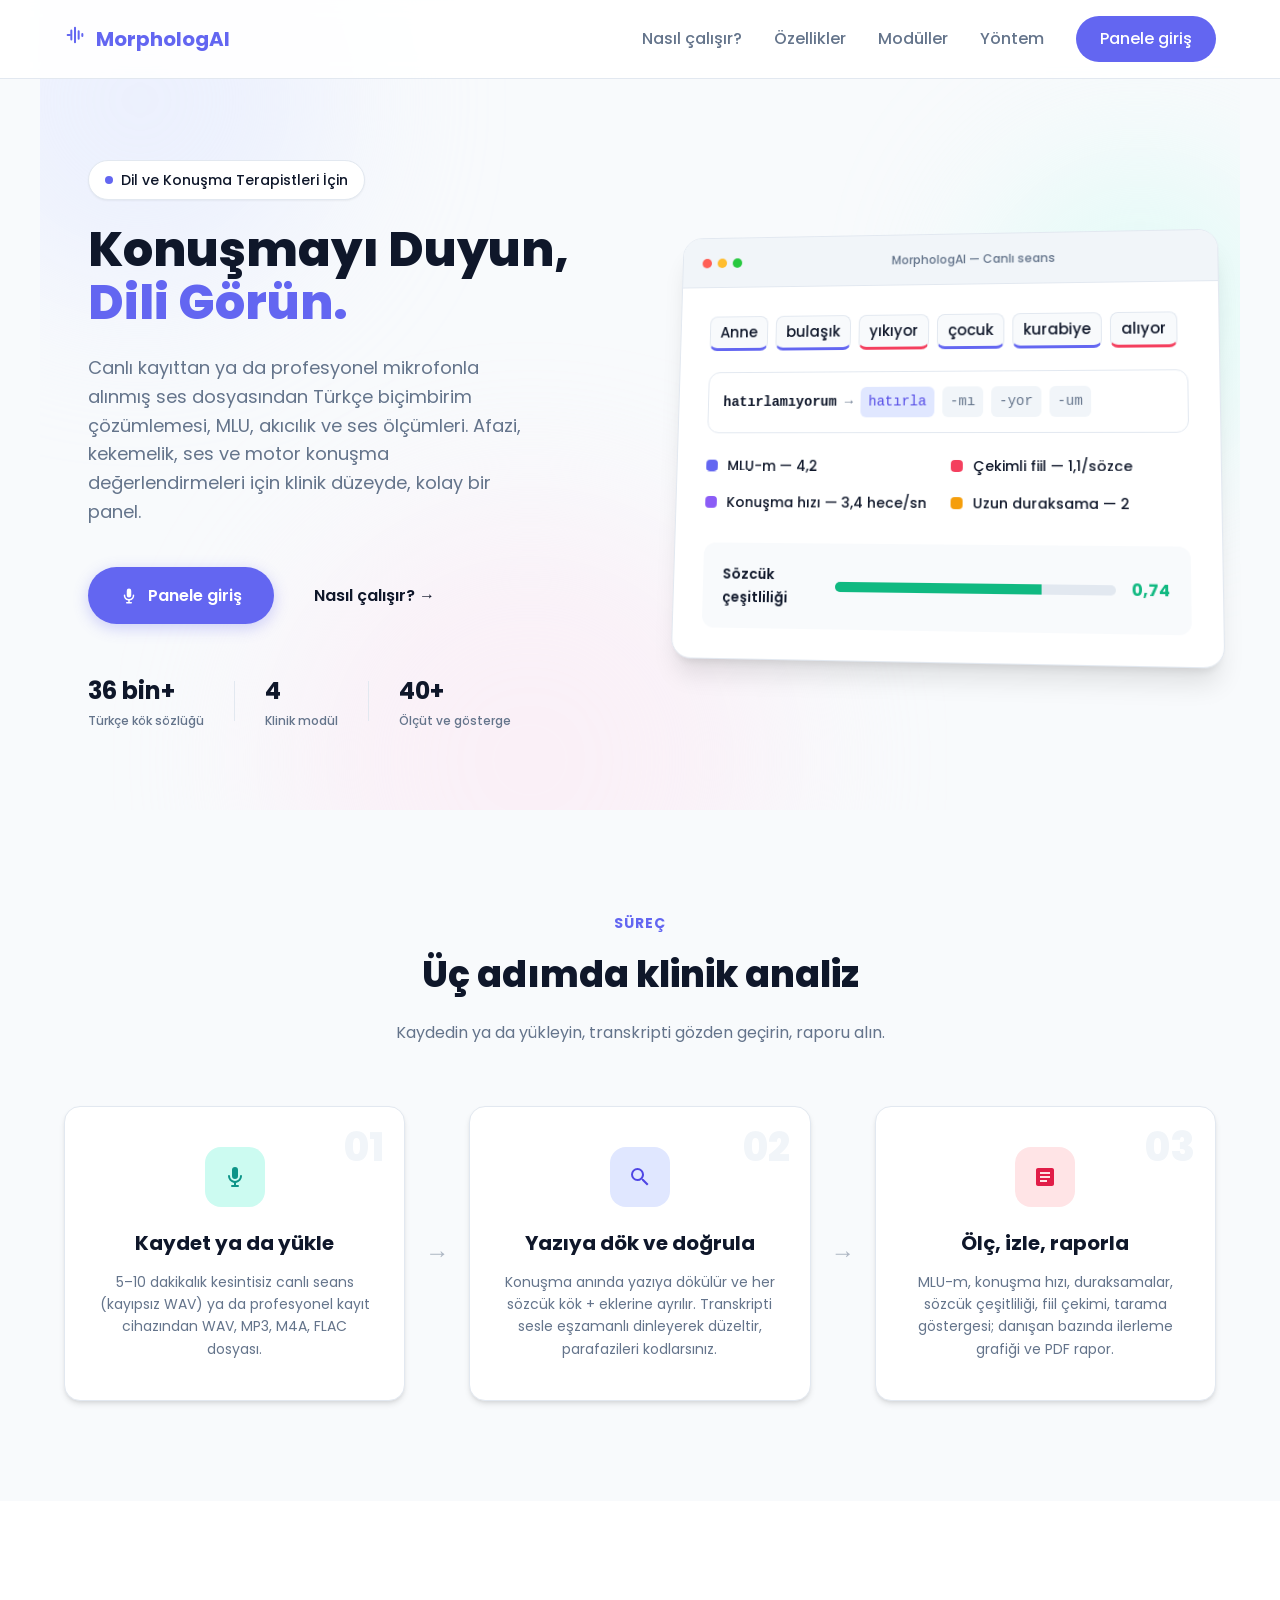
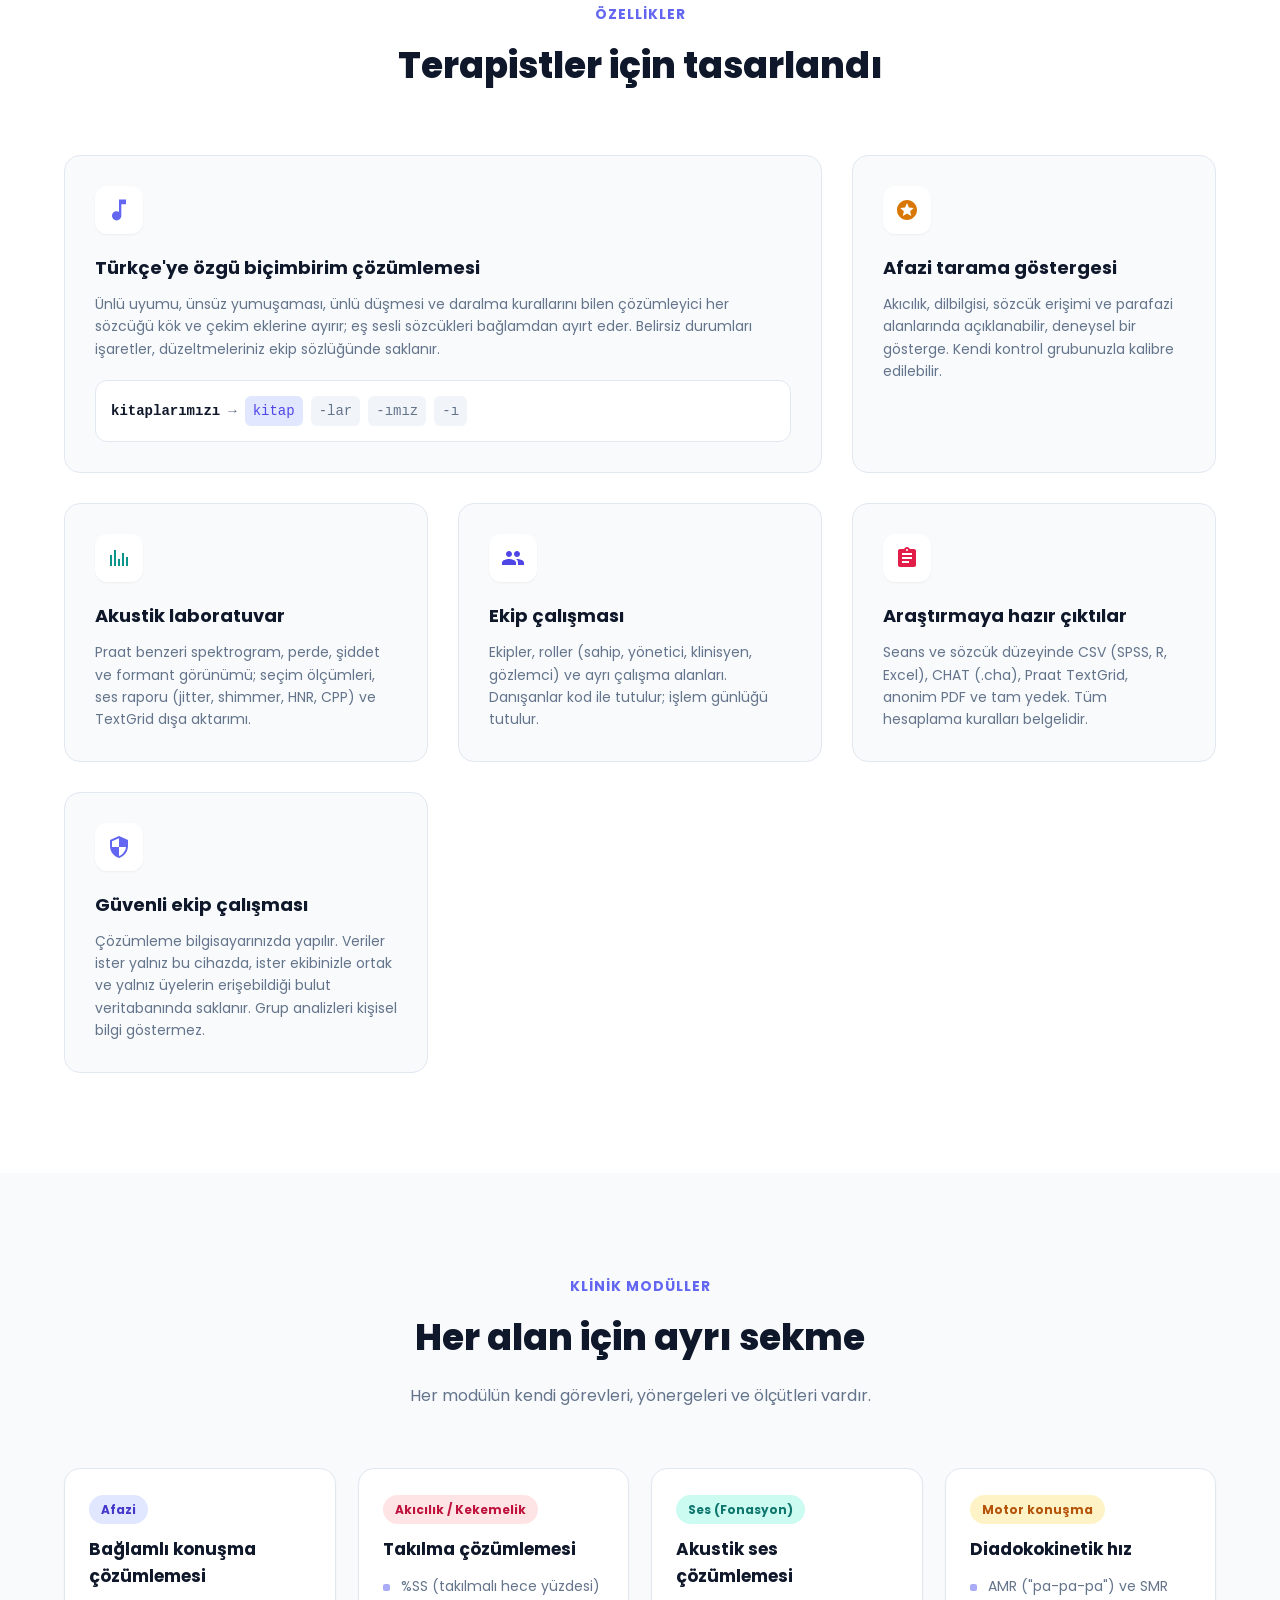
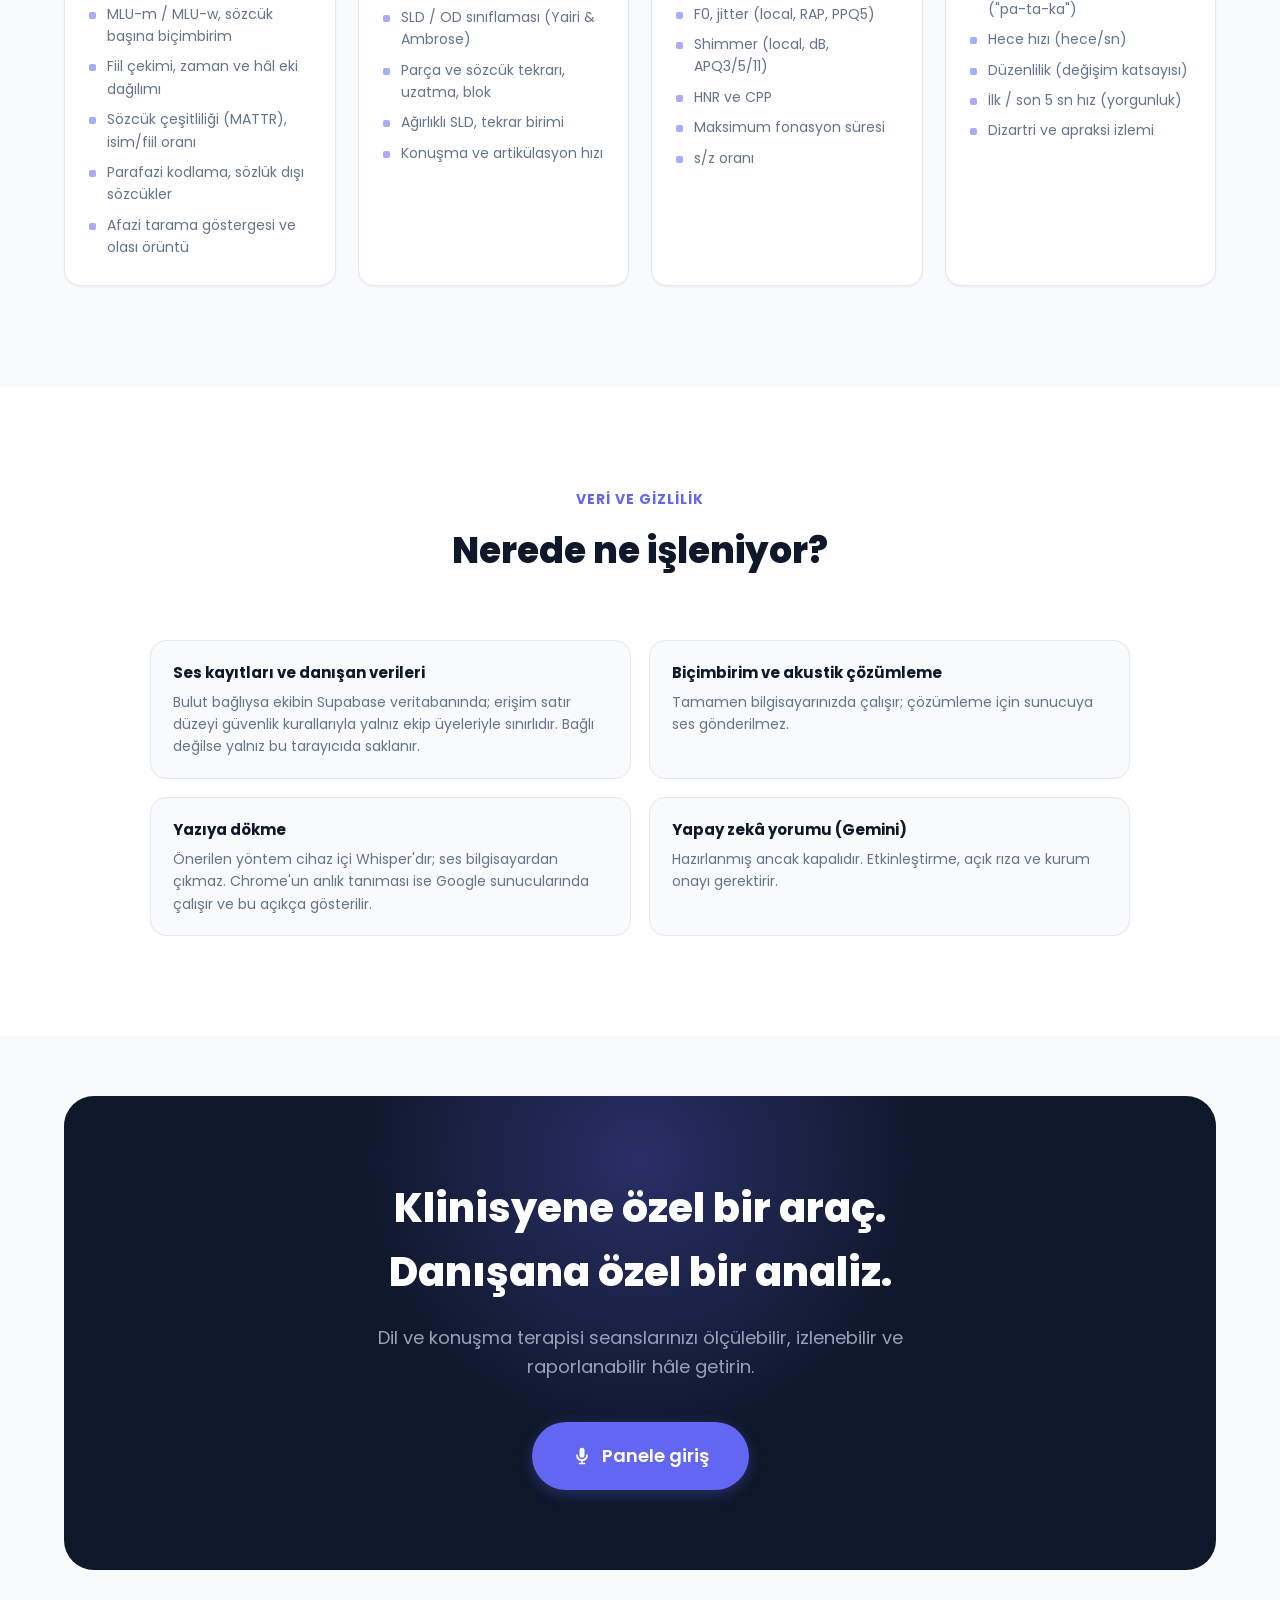
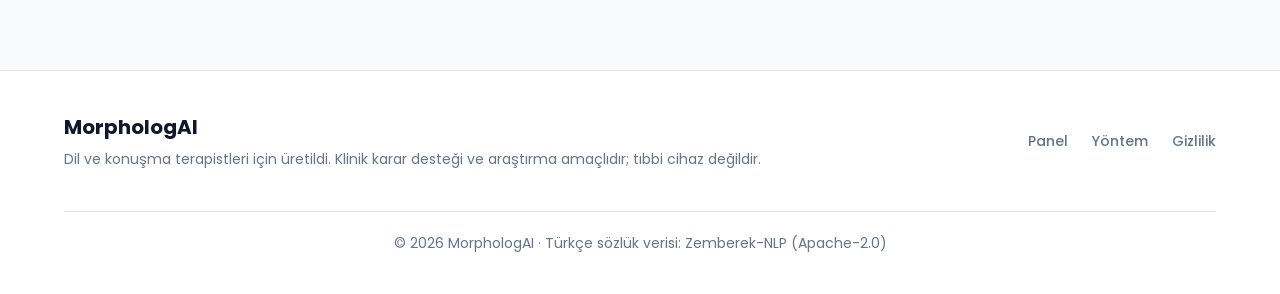
<file: website/index.html>
<!DOCTYPE html>
<html lang="tr">
<head>
<meta charset="UTF-8">
<meta name="viewport" content="width=device-width, initial-scale=1.0">
<meta name="robots" content="noindex, nofollow, noarchive">
<title>MorphologAI — Konuşma ve Dil Analiz Platformu</title>
<meta name="description" content="Dil ve konuşma terapistleri için Türkçe biçimbirim çözümlemesi, MLU, afazi tarama göstergesi, akıcılık, ses ve motor konuşma ölçümleri. Canlı kayıt ya da ses dosyası; çözümleme tarayıcıda.">
<meta name="theme-color" content="#6366f1">
<link rel="icon" href="favicon.svg" type="image/svg+xml">
<link rel="preconnect" href="https://fonts.googleapis.com">
<link rel="preconnect" href="https://fonts.gstatic.com" crossorigin>
<link href="https://fonts.googleapis.com/css2?family=Poppins:wght@300;400;500;600;700;800&display=swap" rel="stylesheet">
<link rel="stylesheet" href="style.css">
</head>
<body>

<!-- NAV -->
<nav class="navbar">
  <div class="nav-inner">
    <a class="nav-brand" href="index.html">
      <div class="brand-icon">
        <svg width="22" height="22" viewBox="0 0 24 24" fill="none"><path d="M4 12h2M8 7v10M12 4v16M16 8v8M20 11v2" stroke="currentColor" stroke-width="2.2" stroke-linecap="round"/></svg>
      </div>
      <span class="brand-name">MorphologAI</span>
    </a>
    <div class="nav-links" id="navLinks">
      <a href="#nasil-calisir" class="nav-link">Nasıl çalışır?</a>
      <a href="#ozellikler" class="nav-link">Özellikler</a>
      <a href="#moduller" class="nav-link">Modüller</a>
      <a href="app.html#/yontem" class="nav-link">Yöntem</a>
      <a href="app.html" class="btn-nav-cta">Panele giriş</a>
    </div>
    <button class="hamburger" id="hamburger" aria-label="Menü">
      <span></span><span></span><span></span>
    </button>
  </div>
</nav>

<!-- HERO -->
<section class="hero">
  <div class="hero-bg-circles">
    <div class="bg-circle c1"></div>
    <div class="bg-circle c2"></div>
    <div class="bg-circle c3"></div>
  </div>
  <div class="container">
    <div class="hero-badge">
      <span class="badge-dot"></span>
      Dil ve Konuşma Terapistleri İçin
    </div>
    <h1 class="hero-title">
      Konuşmayı Duyun,<br>
      <span class="title-accent">Dili Görün.</span>
    </h1>
    <p class="hero-sub">
      Canlı kayıttan ya da profesyonel mikrofonla alınmış ses dosyasından Türkçe biçimbirim
      çözümlemesi, MLU, akıcılık ve ses ölçümleri. Afazi, kekemelik, ses ve motor konuşma
      değerlendirmeleri için klinik düzeyde, kolay bir panel.
    </p>
    <div class="hero-actions">
      <a href="app.html" class="btn-primary">
        <svg width="18" height="18" viewBox="0 0 24 24" fill="currentColor"><path d="M12 2a3 3 0 0 1 3 3v6a3 3 0 0 1-6 0V5a3 3 0 0 1 3-3zm7 9a1 1 0 0 0-2 0 5 5 0 0 1-10 0 1 1 0 0 0-2 0 7 7 0 0 0 6 6.93V20H9a1 1 0 0 0 0 2h6a1 1 0 0 0 0-2h-2v-2.07A7 7 0 0 0 19 11z"/></svg>
        Panele giriş
      </a>
      <a href="#nasil-calisir" class="btn-ghost">Nasıl çalışır? →</a>
    </div>
    <div class="hero-stats">
      <div class="stat-item">
        <span class="stat-num">36 bin+</span>
        <span class="stat-label">Türkçe kök sözlüğü</span>
      </div>
      <div class="stat-divider"></div>
      <div class="stat-item">
        <span class="stat-num">4</span>
        <span class="stat-label">Klinik modül</span>
      </div>
      <div class="stat-divider"></div>
      <div class="stat-item">
        <span class="stat-num">40+</span>
        <span class="stat-label">Ölçüt ve gösterge</span>
      </div>
    </div>
  </div>
  <div class="hero-mockup">
    <div class="mockup-card">
      <div class="mockup-header">
        <div class="mockup-dots"><span></span><span></span><span></span></div>
        <span class="mockup-title-bar">MorphologAI — Canlı seans</span>
      </div>
      <div class="mockup-body">
        <div class="mock-sentence">
          <span class="mock-word noun">Anne</span>
          <span class="mock-word noun">bulaşık</span>
          <span class="mock-word verb">yıkıyor</span>
          <span class="mock-word noun">çocuk</span>
          <span class="mock-word noun">kurabiye</span>
          <span class="mock-word verb">alıyor</span>
        </div>
        <div class="feature-demo" style="margin: -8px 0 22px">
          <div class="demo-word">
            <span class="dw-orig">hatırlamıyorum</span>
            <span class="dw-arrow">→</span>
            <span class="dw-root">hatırla</span>
            <span class="dw-suffix">-mı</span>
            <span class="dw-suffix">-yor</span>
            <span class="dw-suffix">-um</span>
          </div>
        </div>
        <div class="mock-tags">
          <div class="mock-tag"><span class="dot noun"></span>MLU-m — 4,2</div>
          <div class="mock-tag"><span class="dot verb"></span>Çekimli fiil — 1,1/sözce</div>
          <div class="mock-tag"><span class="dot pron"></span>Konuşma hızı — 3,4 hece/sn</div>
          <div class="mock-tag"><span class="dot conj"></span>Uzun duraksama — 2</div>
        </div>
        <div class="mock-fluency">
          <span class="fluency-label">Sözcük çeşitliliği</span>
          <div class="fluency-bar">
            <div class="fluency-fill" style="width: 74%"></div>
          </div>
          <span class="fluency-val">0,74</span>
        </div>
      </div>
    </div>
  </div>
</section>

<!-- HOW IT WORKS -->
<section class="section" id="nasil-calisir">
  <div class="container">
    <div class="section-header">
      <span class="section-tag">Süreç</span>
      <h2 class="section-title">Üç adımda klinik analiz</h2>
      <p class="section-sub">Kaydedin ya da yükleyin, transkripti gözden geçirin, raporu alın.</p>
    </div>
    <div class="steps-grid">
      <div class="step-card">
        <div class="step-num">01</div>
        <div class="step-icon step-icon--teal">
          <svg width="24" height="24" viewBox="0 0 24 24" fill="currentColor"><path d="M12 2a3 3 0 0 1 3 3v6a3 3 0 0 1-6 0V5a3 3 0 0 1 3-3zm7 9a1 1 0 0 0-2 0 5 5 0 0 1-10 0 1 1 0 0 0-2 0 7 7 0 0 0 6 6.93V20H9a1 1 0 0 0 0 2h6a1 1 0 0 0 0-2h-2v-2.07A7 7 0 0 0 19 11z"/></svg>
        </div>
        <h3>Kaydet ya da yükle</h3>
        <p>5–10 dakikalık kesintisiz canlı seans (kayıpsız WAV) ya da profesyonel kayıt cihazından WAV, MP3, M4A, FLAC dosyası.</p>
      </div>
      <div class="step-arrow">→</div>
      <div class="step-card">
        <div class="step-num">02</div>
        <div class="step-icon step-icon--lavender">
          <svg width="24" height="24" viewBox="0 0 24 24" fill="currentColor"><path d="M9.5 3A6.5 6.5 0 0 1 16 9.5c0 1.61-.59 3.09-1.56 4.23l.27.27h.79l5 5-1.5 1.5-5-5v-.79l-.27-.27A6.516 6.516 0 0 1 9.5 16 6.5 6.5 0 0 1 3 9.5 6.5 6.5 0 0 1 9.5 3m0 2C7 5 5 7 5 9.5S7 14 9.5 14 14 12 14 9.5 12 5 9.5 5z"/></svg>
        </div>
        <h3>Yazıya dök ve doğrula</h3>
        <p>Konuşma anında yazıya dökülür ve her sözcük kök + eklerine ayrılır. Transkripti sesle eşzamanlı dinleyerek düzeltir, parafazileri kodlarsınız.</p>
      </div>
      <div class="step-arrow">→</div>
      <div class="step-card">
        <div class="step-num">03</div>
        <div class="step-icon step-icon--coral">
          <svg width="24" height="24" viewBox="0 0 24 24" fill="currentColor"><path d="M19 3H5c-1.1 0-2 .9-2 2v14c0 1.1.9 2 2 2h14c1.1 0 2-.9 2-2V5c0-1.1-.9-2-2-2zm-5 14H7v-2h7v2zm3-4H7v-2h10v2zm0-4H7V7h10v2z"/></svg>
        </div>
        <h3>Ölç, izle, raporla</h3>
        <p>MLU-m, konuşma hızı, duraksamalar, sözcük çeşitliliği, fiil çekimi, tarama göstergesi; danışan bazında ilerleme grafiği ve PDF rapor.</p>
      </div>
    </div>
  </div>
</section>

<!-- FEATURES -->
<section class="section section--alt" id="ozellikler">
  <div class="container">
    <div class="section-header">
      <span class="section-tag">Özellikler</span>
      <h2 class="section-title">Terapistler için tasarlandı</h2>
    </div>
    <div class="features-grid">
      <div class="feature-card feature-card--large">
        <div class="feature-icon">
          <svg width="28" height="28" viewBox="0 0 24 24" fill="currentColor"><path d="M12 3v10.55c-.59-.34-1.27-.55-2-.55-2.21 0-4 1.79-4 4s1.79 4 4 4 4-1.79 4-4V7h4V3h-6z"/></svg>
        </div>
        <h3>Türkçe'ye özgü biçimbirim çözümlemesi</h3>
        <p>Ünlü uyumu, ünsüz yumuşaması, ünlü düşmesi ve daralma kurallarını bilen çözümleyici her sözcüğü kök ve çekim eklerine ayırır; eş sesli sözcükleri bağlamdan ayırt eder. Belirsiz durumları işaretler, düzeltmeleriniz ekip sözlüğünde saklanır.</p>
        <div class="feature-demo">
          <div class="demo-word">
            <span class="dw-orig">kitaplarımızı</span>
            <span class="dw-arrow">→</span>
            <span class="dw-root">kitap</span>
            <span class="dw-suffix">-lar</span>
            <span class="dw-suffix">-ımız</span>
            <span class="dw-suffix">-ı</span>
          </div>
        </div>
      </div>
      <div class="feature-card">
        <div class="feature-icon feature-icon--amber">
          <svg width="24" height="24" viewBox="0 0 24 24" fill="currentColor"><path d="M11.99 2C6.47 2 2 6.48 2 12s4.47 10 9.99 10C17.52 22 22 17.52 22 12S17.52 2 11.99 2zm4.24 16L12 15.45 7.77 18l1.12-4.81-3.73-3.23 4.92-.42L12 5l1.92 4.53 4.92.42-3.73 3.23L16.23 18z"/></svg>
        </div>
        <h3>Afazi tarama göstergesi</h3>
        <p>Akıcılık, dilbilgisi, sözcük erişimi ve parafazi alanlarında açıklanabilir, deneysel bir gösterge. Kendi kontrol grubunuzla kalibre edilebilir.</p>
      </div>
      <div class="feature-card">
        <div class="feature-icon feature-icon--teal">
          <svg width="24" height="24" viewBox="0 0 24 24" fill="currentColor"><path d="M3 20h2V9H3v11zm4 0h2V4H7v16zm4 0h2v-7h-2v7zm4 0h2V7h-2v13zm4 0h2v-9h-2v9z"/></svg>
        </div>
        <h3>Akustik laboratuvar</h3>
        <p>Praat benzeri spektrogram, perde, şiddet ve formant görünümü; seçim ölçümleri, ses raporu (jitter, shimmer, HNR, CPP) ve TextGrid dışa aktarımı.</p>
      </div>
      <div class="feature-card">
        <div class="feature-icon feature-icon--lavender">
          <svg width="24" height="24" viewBox="0 0 24 24" fill="currentColor"><path d="M16 11c1.66 0 2.99-1.34 2.99-3S17.66 5 16 5c-1.66 0-3 1.34-3 3s1.34 3 3 3zm-8 0c1.66 0 2.99-1.34 2.99-3S9.66 5 8 5C6.34 5 5 6.34 5 8s1.34 3 3 3zm0 2c-2.33 0-7 1.17-7 3.5V19h14v-2.5c0-2.33-4.67-3.5-7-3.5zm8 0c-.29 0-.62.02-.97.05 1.16.84 1.97 1.97 1.97 3.45V19h6v-2.5c0-2.33-4.67-3.5-7-3.5z"/></svg>
        </div>
        <h3>Ekip çalışması</h3>
        <p>Ekipler, roller (sahip, yönetici, klinisyen, gözlemci) ve ayrı çalışma alanları. Danışanlar kod ile tutulur; işlem günlüğü tutulur.</p>
      </div>
      <div class="feature-card">
        <div class="feature-icon feature-icon--coral">
          <svg width="24" height="24" viewBox="0 0 24 24" fill="currentColor"><path d="M19 3h-4.18C14.4 1.84 13.3 1 12 1c-1.3 0-2.4.84-2.82 2H5c-1.1 0-2 .9-2 2v14c0 1.1.9 2 2 2h14c1.1 0 2-.9 2-2V5c0-1.1-.9-2-2-2zm-7 0c.55 0 1 .45 1 1s-.45 1-1 1-1-.45-1-1 .45-1 1-1zm2 14H7v-2h7v2zm3-4H7v-2h10v2zm0-4H7V7h10v2z"/></svg>
        </div>
        <h3>Araştırmaya hazır çıktılar</h3>
        <p>Seans ve sözcük düzeyinde CSV (SPSS, R, Excel), CHAT (.cha), Praat TextGrid, anonim PDF ve tam yedek. Tüm hesaplama kuralları belgelidir.</p>
      </div>
      <div class="feature-card">
        <div class="feature-icon">
          <svg width="24" height="24" viewBox="0 0 24 24" fill="currentColor"><path d="M12 1 3 5v6c0 5.55 3.84 10.74 9 12 5.16-1.26 9-6.45 9-12V5l-9-4zm0 10.99h7c-.53 4.12-3.28 7.79-7 8.94V12H5V6.3l7-3.11v8.8z"/></svg>
        </div>
        <h3>Güvenli ekip çalışması</h3>
        <p>Çözümleme bilgisayarınızda yapılır. Veriler ister yalnız bu cihazda, ister ekibinizle ortak ve yalnız üyelerin erişebildiği bulut veritabanında saklanır. Grup analizleri kişisel bilgi göstermez.</p>
      </div>
    </div>
  </div>
</section>

<!-- MODULES -->
<section class="section" id="moduller">
  <div class="container">
    <div class="section-header">
      <span class="section-tag">Klinik modüller</span>
      <h2 class="section-title">Her alan için ayrı sekme</h2>
      <p class="section-sub">Her modülün kendi görevleri, yönergeleri ve ölçütleri vardır.</p>
    </div>
    <div class="modules-grid">
      <div class="module-card">
        <div class="module-tag m-indigo">Afazi</div>
        <h3>Bağlamlı konuşma çözümlemesi</h3>
        <ul>
          <li>MLU-m / MLU-w, sözcük başına biçimbirim</li>
          <li>Fiil çekimi, zaman ve hâl eki dağılımı</li>
          <li>Sözcük çeşitliliği (MATTR), isim/fiil oranı</li>
          <li>Parafazi kodlama, sözlük dışı sözcükler</li>
          <li>Afazi tarama göstergesi ve olası örüntü</li>
        </ul>
      </div>
      <div class="module-card">
        <div class="module-tag m-coral">Akıcılık / Kekemelik</div>
        <h3>Takılma çözümlemesi</h3>
        <ul>
          <li>%SS (takılmalı hece yüzdesi)</li>
          <li>SLD / OD sınıflaması (Yairi &amp; Ambrose)</li>
          <li>Parça ve sözcük tekrarı, uzatma, blok</li>
          <li>Ağırlıklı SLD, tekrar birimi</li>
          <li>Konuşma ve artikülasyon hızı</li>
        </ul>
      </div>
      <div class="module-card">
        <div class="module-tag m-teal">Ses (Fonasyon)</div>
        <h3>Akustik ses çözümlemesi</h3>
        <ul>
          <li>F0, jitter (local, RAP, PPQ5)</li>
          <li>Shimmer (local, dB, APQ3/5/11)</li>
          <li>HNR ve CPP</li>
          <li>Maksimum fonasyon süresi</li>
          <li>s/z oranı</li>
        </ul>
      </div>
      <div class="module-card">
        <div class="module-tag m-amber">Motor konuşma</div>
        <h3>Diadokokinetik hız</h3>
        <ul>
          <li>AMR ("pa-pa-pa") ve SMR ("pa-ta-ka")</li>
          <li>Hece hızı (hece/sn)</li>
          <li>Düzenlilik (değişim katsayısı)</li>
          <li>İlk / son 5 sn hız (yorgunluk)</li>
          <li>Dizartri ve apraksi izlemi</li>
        </ul>
      </div>
    </div>
  </div>
</section>

<!-- PRIVACY -->
<section class="section section--alt" id="gizlilik">
  <div class="container">
    <div class="section-header">
      <span class="section-tag">Veri ve gizlilik</span>
      <h2 class="section-title">Nerede ne işleniyor?</h2>
    </div>
    <div class="privacy-grid">
      <div class="privacy-item"><b>Ses kayıtları ve danışan verileri</b><span>Bulut bağlıysa ekibin Supabase veritabanında; erişim satır düzeyi güvenlik kurallarıyla yalnız ekip üyeleriyle sınırlıdır. Bağlı değilse yalnız bu tarayıcıda saklanır.</span></div>
      <div class="privacy-item"><b>Biçimbirim ve akustik çözümleme</b><span>Tamamen bilgisayarınızda çalışır; çözümleme için sunucuya ses gönderilmez.</span></div>
      <div class="privacy-item"><b>Yazıya dökme</b><span>Önerilen yöntem cihaz içi Whisper'dır; ses bilgisayardan çıkmaz. Chrome'un anlık tanıması ise Google sunucularında çalışır ve bu açıkça gösterilir.</span></div>
      <div class="privacy-item"><b>Yapay zekâ yorumu (Gemini)</b><span>Hazırlanmış ancak kapalıdır. Etkinleştirme, açık rıza ve kurum onayı gerektirir.</span></div>
    </div>
  </div>
</section>

<!-- CTA -->
<section class="section section--cta">
  <div class="container">
    <div class="cta-box">
      <div class="cta-glow"></div>
      <h2>Klinisyene özel bir araç.<br>Danışana özel bir analiz.</h2>
      <p>Dil ve konuşma terapisi seanslarınızı ölçülebilir, izlenebilir ve raporlanabilir hâle getirin.</p>
      <a href="app.html" class="btn-primary btn-large">
        <svg width="20" height="20" viewBox="0 0 24 24" fill="currentColor"><path d="M12 2a3 3 0 0 1 3 3v6a3 3 0 0 1-6 0V5a3 3 0 0 1 3-3zm7 9a1 1 0 0 0-2 0 5 5 0 0 1-10 0 1 1 0 0 0-2 0 7 7 0 0 0 6 6.93V20H9a1 1 0 0 0 0 2h6a1 1 0 0 0 0-2h-2v-2.07A7 7 0 0 0 19 11z"/></svg>
        Panele giriş
      </a>
    </div>
  </div>
</section>

<!-- FOOTER -->
<footer class="footer">
  <div class="container footer-inner">
    <div class="footer-brand">
      <span class="brand-name">MorphologAI</span>
      <p>Dil ve konuşma terapistleri için üretildi. Klinik karar desteği ve araştırma amaçlıdır; tıbbi cihaz değildir.</p>
    </div>
    <div class="footer-links">
      <a href="app.html">Panel</a>
      <a href="app.html#/yontem">Yöntem</a>
      <a href="#gizlilik">Gizlilik</a>
    </div>
    <p class="footer-copy">© 2026 MorphologAI · Türkçe sözlük verisi: Zemberek-NLP (Apache-2.0)</p>
  </div>
</footer>

<script src="landing.js"></script>
</body>
</html>
</file>
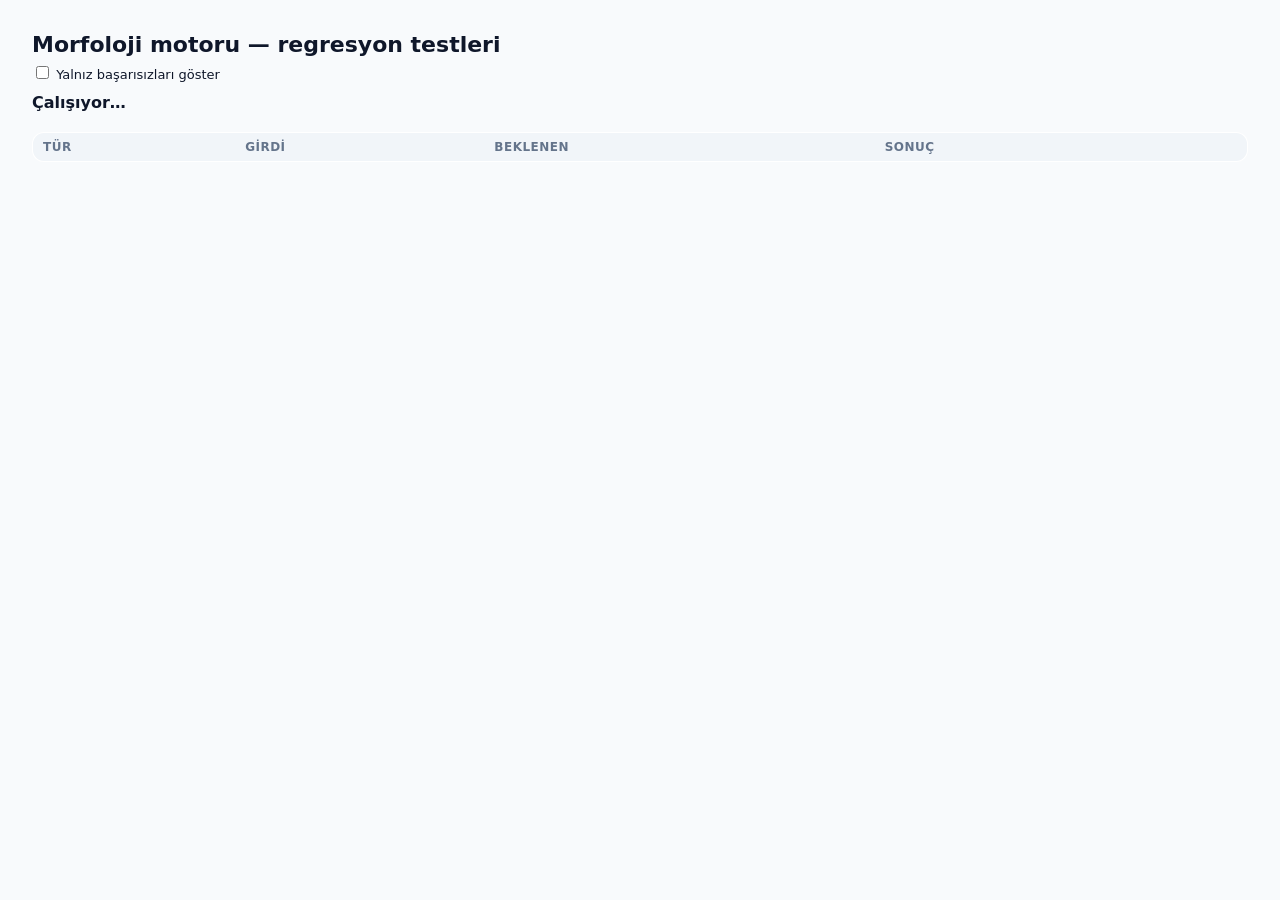
<file: website/dev/tests.html>
<!DOCTYPE html>
<html lang="tr">
<head>
  <meta charset="UTF-8">
  <meta name="viewport" content="width=device-width, initial-scale=1.0">
  <meta name="robots" content="noindex">
  <title>Motor Testleri — MorphologAI</title>
  <style>
    body { font-family: system-ui, sans-serif; background: #f8fafc; color: #0f172a; margin: 0; padding: 32px; }
    h1 { font-size: 22px; margin: 0 0 6px; }
    .sum { margin: 10px 0 20px; font-weight: 600; }
    .ok { color: #047857; } .bad { color: #b91c1c; }
    table { border-collapse: collapse; width: 100%; background: #fff; border: 1px solid #e2e8f0; border-radius: 12px; overflow: hidden; }
    th, td { text-align: left; padding: 7px 10px; border-bottom: 1px solid #eef2f7; font-size: 13px; }
    th { background: #f1f5f9; font-size: 12px; text-transform: uppercase; letter-spacing: .04em; color: #64748b; }
    tr.fail td { background: #fef2f2; }
    code { font-family: ui-monospace, monospace; }
    label { font-size: 13px; }
  </style>
</head>
<body>
  <h1>Morfoloji motoru — regresyon testleri</h1>
  <label><input type="checkbox" id="onlyFail"> Yalnız başarısızları göster</label>
  <div class="sum" id="sum">Çalışıyor…</div>
  <table><thead><tr><th>Tür</th><th>Girdi</th><th>Beklenen</th><th>Sonuç</th><th></th></tr></thead><tbody id="rows"></tbody></table>
  <script type="module" src="./run.js"></script>
</body>
</html>
</file>
<file: website/style.css>
/* --- GLOBAL DEĞİŞKENLER --- */
:root {
  --primary: #6366f1;       /* İndigo */
  --primary-dark: #4f46e5;
  --secondary: #10b981;     /* Zümrüt (Başarı/Kayıt) */
  --bg-color: #f8fafc;      /* Çok açık gri/mavi arka plan */
  --surface: #ffffff;
  --text-main: #0f172a;
  --text-muted: #64748b;
  --border: #e2e8f0;

  /* Kelime Türü Renkleri */
  --c-noun: #6366f1;
  --c-verb: #f43f5e;
  --c-prep: #0ea5e9;
  --c-pron: #8b5cf6;
  --c-conj: #f59e0b;
  --c-adv:  #14b8a6;

  --shadow-sm: 0 1px 2px 0 rgb(0 0 0 / 0.05);
  --shadow-md: 0 4px 6px -1px rgb(0 0 0 / 0.1), 0 2px 4px -2px rgb(0 0 0 / 0.1);
  --shadow-xl: 0 20px 25px -5px rgb(0 0 0 / 0.1), 0 8px 10px -6px rgb(0 0 0 / 0.1);
  --radius: 16px;
  --transition: all 0.3s cubic-bezier(0.4, 0, 0.2, 1);
}

* {
  margin: 0;
  padding: 0;
  box-sizing: border-box;
}

body {
  font-family: 'Poppins', sans-serif;
  background-color: var(--bg-color);
  color: var(--text-main);
  line-height: 1.6;
  overflow-x: hidden;
}

a { text-decoration: none; }
ul { list-style: none; }
.container { max-width: 1200px; margin: 0 auto; padding: 0 24px; }

/* --- NAVBAR --- */
.navbar {
  position: fixed;
  top: 0; left: 0; right: 0;
  background: rgba(255, 255, 255, 0.9);
  backdrop-filter: blur(10px);
  -webkit-backdrop-filter: blur(10px);
  border-bottom: 1px solid var(--border);
  z-index: 1000;
  transition: var(--transition);
}

.navbar.scrolled {
  box-shadow: var(--shadow-md);
  padding: 5px 0;
}

.nav-inner {
  max-width: 1200px;
  margin: 0 auto;
  padding: 16px 24px;
  display: flex;
  justify-content: space-between;
  align-items: center;
}

.nav-brand {
  display: flex;
  align-items: center;
  gap: 10px;
  color: var(--primary);
  font-weight: 700;
  font-size: 20px;
}

.nav-links {
  display: flex;
  align-items: center;
  gap: 32px;
}

.nav-link {
  color: var(--text-muted);
  font-weight: 500;
  transition: var(--transition);
}

.nav-link:hover { color: var(--primary); }

.btn-nav-cta {
  background: var(--primary);
  color: white;
  padding: 10px 24px;
  border-radius: 50px;
  font-weight: 500;
  transition: var(--transition);
}

.btn-nav-cta:hover {
  background: var(--primary-dark);
  box-shadow: 0 4px 12px rgba(99, 102, 241, 0.3);
  transform: translateY(-2px);
}

/* Hamburger Menü (Mobil) */
.hamburger {
  display: none;
  background: none;
  border: none;
  cursor: pointer;
  flex-direction: column;
  gap: 5px;
  padding: 6px;
}
.hamburger span {
  width: 24px; height: 2px;
  background: var(--text-main);
  transition: var(--transition);
  display: block;
}
.hamburger.active span:nth-child(1) { transform: translateY(7px) rotate(45deg); }
.hamburger.active span:nth-child(2) { opacity: 0; }
.hamburger.active span:nth-child(3) { transform: translateY(-7px) rotate(-45deg); }

/* --- HERO SECTION --- */
.hero {
  position: relative;
  padding: 160px 0 80px;
  display: grid;
  grid-template-columns: 1fr 1fr;
  gap: 60px;
  max-width: 1200px;
  margin: 0 auto;
  padding-left: 24px;
  padding-right: 24px;
  align-items: center;
}

.hero-bg-circles {
  position: absolute;
  top: 0; left: 0; right: 0; bottom: 0;
  overflow: hidden;
  z-index: -1;
  pointer-events: none;
}

.bg-circle {
  position: absolute;
  border-radius: 50%;
  filter: blur(80px);
  opacity: 0.5;
}
.c1 { width: 400px; height: 400px; background: #e0e7ff; top: -100px; left: -100px; }
.c2 { width: 300px; height: 300px; background: #ccfbf1; top: 20%; right: -50px; }
.c3 { width: 500px; height: 500px; background: #fce7f3; bottom: -200px; left: 20%; }

.hero-badge {
  display: inline-flex;
  align-items: center;
  gap: 8px;
  background: white;
  padding: 8px 16px;
  border-radius: 50px;
  font-size: 14px;
  font-weight: 500;
  color: var(--text-main);
  box-shadow: var(--shadow-sm);
  border: 1px solid var(--border);
  margin-bottom: 24px;
}
.badge-dot { width: 8px; height: 8px; background: var(--primary); border-radius: 50%; }

.hero-title {
  font-size: 48px;
  font-weight: 800;
  line-height: 1.1;
  color: var(--text-main);
  margin-bottom: 24px;
}
.title-accent { color: var(--primary); }

.hero-sub {
  font-size: 18px;
  color: var(--text-muted);
  margin-bottom: 40px;
  max-width: 90%;
}

.hero-actions { display: flex; gap: 16px; margin-bottom: 48px; flex-wrap: wrap; }

.btn-primary {
  display: inline-flex;
  align-items: center;
  gap: 10px;
  background: var(--primary);
  color: white;
  padding: 16px 32px;
  border-radius: 50px;
  font-weight: 600;
  font-size: 16px;
  transition: var(--transition);
  box-shadow: 0 4px 15px rgba(99, 102, 241, 0.3);
  border: none;
  cursor: pointer;
  font-family: inherit;
}
.btn-primary:hover {
  background: var(--primary-dark);
  transform: translateY(-2px);
  box-shadow: 0 8px 20px rgba(99, 102, 241, 0.4);
}

.btn-ghost {
  display: inline-flex;
  align-items: center;
  padding: 16px 24px;
  color: var(--text-main);
  font-weight: 600;
  transition: var(--transition);
}
.btn-ghost:hover { color: var(--primary); padding-left: 30px; }

.hero-stats {
  display: flex;
  align-items: center;
  gap: 30px;
  flex-wrap: wrap;
}
.stat-item { display: flex; flex-direction: column; }
.stat-num { font-size: 24px; font-weight: 700; color: var(--text-main); }
.stat-label { font-size: 12px; color: var(--text-muted); font-weight: 500; }
.stat-divider { width: 1px; height: 40px; background: var(--border); }

/* Mockup Card */
.mockup-card {
  background: var(--surface);
  border-radius: 20px;
  box-shadow: var(--shadow-xl);
  border: 1px solid var(--border);
  overflow: hidden;
  transform: perspective(1000px) rotateY(-5deg) rotateX(5deg);
  transition: var(--transition);
}
.mockup-card:hover { transform: perspective(1000px) rotateY(0) rotateX(0); }

.mockup-header {
  background: #f1f5f9;
  padding: 16px 20px;
  display: flex;
  align-items: center;
  gap: 15px;
  border-bottom: 1px solid var(--border);
}
.mockup-dots { display: flex; gap: 6px; }
.mockup-dots span { width: 10px; height: 10px; border-radius: 50%; }
.mockup-dots span:nth-child(1) { background: #ff5f56; }
.mockup-dots span:nth-child(2) { background: #ffbd2e; }
.mockup-dots span:nth-child(3) { background: #27c93f; }
.mockup-title-bar { font-size: 12px; color: var(--text-muted); font-weight: 500; margin: 0 auto; }

.mockup-body { padding: 30px; }

.mock-sentence {
  display: flex;
  flex-wrap: wrap;
  gap: 8px;
  margin-bottom: 30px;
  font-size: 15px;
  font-weight: 500;
}
.mock-word { padding: 4px 10px; border-radius: 8px; background: var(--bg-color); border: 1px solid var(--border); }
.mock-word.noun { border-bottom: 3px solid var(--c-noun); }
.mock-word.verb { border-bottom: 3px solid var(--c-verb); }
.mock-word.prep { border-bottom: 3px solid var(--c-prep); }
.mock-word.pron { border-bottom: 3px solid var(--c-pron); }
.mock-word.conj { border-bottom: 3px solid var(--c-conj); }

.mock-tags { display: grid; grid-template-columns: 1fr 1fr; gap: 15px; margin-bottom: 30px; }
.mock-tag { display: flex; align-items: center; gap: 10px; font-size: 14px; font-weight: 500; }
.mock-tag .dot { width: 12px; height: 12px; border-radius: 4px; }
.dot.noun { background: var(--c-noun); }
.dot.verb { background: var(--c-verb); }
.dot.pron { background: var(--c-pron); }
.dot.conj { background: var(--c-conj); }

.mock-fluency {
  background: var(--bg-color);
  padding: 20px;
  border-radius: 12px;
  display: flex;
  align-items: center;
  gap: 15px;
}
.fluency-label { font-size: 14px; font-weight: 600; width: 100px; }
.fluency-bar { flex: 1; height: 10px; background: #e2e8f0; border-radius: 5px; overflow: hidden; }
.fluency-fill { height: 100%; background: var(--secondary); transition: width 1.5s ease-out; }
.fluency-val { font-weight: 700; color: var(--secondary); }

/* --- GENEL BÖLÜMLER --- */
.section { padding: 100px 0; }
.section--alt { background: white; }

.section-header { text-align: center; margin-bottom: 60px; max-width: 600px; margin-inline: auto; }
.section-tag { display: inline-block; color: var(--primary); font-size: 14px; font-weight: 700; text-transform: uppercase; letter-spacing: 1px; margin-bottom: 12px; }
.section-title { font-size: 36px; font-weight: 800; color: var(--text-main); margin-bottom: 16px; }
.section-sub { font-size: 16px; color: var(--text-muted); }

/* --- NASIL ÇALIŞIR --- */
.steps-grid {
  display: flex;
  align-items: center;
  justify-content: space-between;
  gap: 20px;
}
.step-card {
  flex: 1;
  background: var(--surface);
  padding: 40px 30px;
  border-radius: var(--radius);
  text-align: center;
  box-shadow: var(--shadow-md);
  border: 1px solid var(--border);
  position: relative;
  transition: var(--transition);
}
.step-card:hover { transform: translateY(-10px); box-shadow: var(--shadow-xl); }
.step-num { position: absolute; top: 20px; right: 20px; font-size: 40px; font-weight: 800; color: #f1f5f9; line-height: 1; z-index: 0; }
.step-icon { width: 60px; height: 60px; border-radius: 16px; display: flex; align-items: center; justify-content: center; margin: 0 auto 20px; position: relative; z-index: 1; }
.step-icon--teal { background: #ccfbf1; color: #0d9488; }
.step-icon--lavender { background: #e0e7ff; color: #4f46e5; }
.step-icon--coral { background: #ffe4e6; color: #e11d48; }

.step-card h3 { font-size: 20px; font-weight: 700; margin-bottom: 12px; position: relative; z-index: 1; }
.step-card p { font-size: 14px; color: var(--text-muted); position: relative; z-index: 1; }
.step-arrow { font-size: 24px; color: var(--text-muted); opacity: 0.5; }

/* --- ÖZELLİKLER --- */
.features-grid {
  display: grid;
  grid-template-columns: repeat(3, 1fr);
  gap: 30px;
}
.feature-card {
  background: var(--bg-color);
  padding: 30px;
  border-radius: var(--radius);
  border: 1px solid var(--border);
  transition: var(--transition);
}
.feature-card:hover { background: var(--surface); box-shadow: var(--shadow-md); transform: translateY(-5px); }
.feature-card--large { grid-column: span 2; display: flex; flex-direction: column; justify-content: center; background: #f8fafc; overflow: hidden; position: relative; }

.feature-icon { width: 48px; height: 48px; background: white; border-radius: 12px; display: flex; align-items: center; justify-content: center; margin-bottom: 20px; color: var(--primary); box-shadow: var(--shadow-sm); }
.feature-icon--amber { color: #d97706; }
.feature-icon--teal { color: #0d9488; }
.feature-icon--lavender { color: #4f46e5; }
.feature-icon--coral { color: #e11d48; }

.feature-card h3 { font-size: 18px; font-weight: 700; margin-bottom: 10px; }
.feature-card p { font-size: 14px; color: var(--text-muted); }

.feature-demo { margin-top: 20px; background: white; padding: 15px; border-radius: 12px; border: 1px solid var(--border); }
.demo-word { display: flex; align-items: center; gap: 8px; font-family: monospace; font-size: 14px; flex-wrap: wrap; }
.dw-orig { font-weight: 700; color: var(--text-main); }
.dw-arrow { color: var(--text-muted); }
.dw-root { background: #e0e7ff; color: #4f46e5; padding: 4px 8px; border-radius: 6px; }
.dw-suffix { background: #f1f5f9; color: var(--text-muted); padding: 4px 8px; border-radius: 6px; }

/* --- MODÜLLER --- */
.modules-grid { display: grid; grid-template-columns: repeat(4, 1fr); gap: 22px; }
.module-card { background: var(--surface); border: 1px solid var(--border); border-radius: var(--radius); padding: 26px 24px; box-shadow: var(--shadow-sm); transition: var(--transition); }
.module-card:hover { transform: translateY(-5px); box-shadow: var(--shadow-md); }
.module-card h3 { font-size: 17px; font-weight: 700; margin: 12px 0 12px; }
.module-card ul { display: grid; gap: 8px; }
.module-card li { font-size: 14px; color: var(--text-muted); padding-left: 18px; position: relative; }
.module-card li::before { content: ''; position: absolute; left: 0; top: 9px; width: 7px; height: 7px; border-radius: 2px; background: var(--primary); opacity: .55; }
.module-tag { display: inline-block; font-size: 12px; font-weight: 700; padding: 5px 12px; border-radius: 30px; }
.m-indigo { background: #e0e7ff; color: #4338ca; }
.m-coral { background: #ffe4e6; color: #be123c; }
.m-teal { background: #ccfbf1; color: #0f766e; }
.m-amber { background: #fef3c7; color: #b45309; }

/* --- GİZLİLİK --- */
.privacy-grid { display: grid; grid-template-columns: repeat(2, 1fr); gap: 18px; max-width: 980px; margin: 0 auto; }
.privacy-item { background: var(--bg-color); border: 1px solid var(--border); border-radius: var(--radius); padding: 20px 22px; display: flex; flex-direction: column; gap: 6px; }
.privacy-item b { font-size: 15px; }
.privacy-item span { font-size: 14px; color: var(--text-muted); }
a.nav-brand { text-decoration: none; }

/* --- CTA --- */
.section--cta { padding: 60px 0 100px; }
.cta-box {
  background: var(--text-main);
  border-radius: 30px;
  padding: 80px 40px;
  text-align: center;
  color: white;
  position: relative;
  overflow: hidden;
}
.cta-glow { position: absolute; top: -50%; left: 50%; transform: translateX(-50%); width: 600px; height: 600px; background: radial-gradient(circle, rgba(99,102,241,0.3) 0%, rgba(0,0,0,0) 70%); z-index: 0; pointer-events: none; }
.cta-box h2 { font-size: 40px; font-weight: 800; margin-bottom: 20px; position: relative; z-index: 1; }
.cta-box p { font-size: 18px; color: #94a3b8; margin-bottom: 40px; max-width: 600px; margin-inline: auto; position: relative; z-index: 1; }
.btn-large { font-size: 18px; padding: 20px 40px; position: relative; z-index: 1; }

/* --- FOOTER --- */
.footer { background: white; border-top: 1px solid var(--border); padding: 40px 0; }
.footer-inner { display: flex; justify-content: space-between; align-items: center; flex-wrap: wrap; gap: 20px; }
.footer-brand .brand-name { font-size: 20px; font-weight: 700; color: var(--text-main); }
.footer-brand p { font-size: 14px; color: var(--text-muted); margin-top: 5px; }
.footer-links { display: flex; gap: 24px; }
.footer-links a { color: var(--text-muted); font-size: 14px; font-weight: 500; transition: var(--transition); }
.footer-links a:hover { color: var(--primary); }
.footer-copy { font-size: 14px; color: var(--text-muted); width: 100%; text-align: center; margin-top: 20px; border-top: 1px solid var(--border); padding-top: 20px; }

/* --- APP HEADER ORTAK STİLLER --- */
.logo {
  display: flex;
  align-items: center;
  gap: 10px;
  color: var(--primary);
  font-weight: 700;
  font-size: 20px;
}
.theme-toggle {
  background: var(--bg-color);
  border: 1px solid var(--border);
  width: 42px;
  height: 42px;
  border-radius: 50%;
  cursor: pointer;
  display: flex;
  align-items: center;
  justify-content: center;
  color: var(--text-main);
  transition: var(--transition);
  font-size: 16px;
}
.theme-toggle:hover {
  background: var(--primary);
  color: white;
  border-color: var(--primary);
  transform: rotate(15deg);
}

/* --- RESPONSIVE --- */
@media (max-width: 992px) {
  .hero { grid-template-columns: 1fr; text-align: center; padding-top: 120px; }
  .hero-sub { margin-inline: auto; }
  .hero-actions { justify-content: center; }
  .hero-stats { justify-content: center; }
  .mockup-card { transform: none; max-width: 600px; margin: 0 auto; }
  .mockup-card:hover { transform: none; }

  .steps-grid { flex-direction: column; }
  .step-arrow { transform: rotate(90deg); margin: 10px 0; }

  .features-grid { grid-template-columns: 1fr; }
  .feature-card--large { grid-column: span 1; }
  .modules-grid { grid-template-columns: repeat(2, 1fr); }
  .privacy-grid { grid-template-columns: 1fr; }
}
@media (max-width: 600px) {
  .modules-grid { grid-template-columns: 1fr; }
}

@media (max-width: 768px) {
  .nav-links {
    position: absolute; top: 70px; left: 0; right: 0;
    background: white; flex-direction: column; padding: 20px;
    box-shadow: var(--shadow-md); border-top: 1px solid var(--border);
    clip-path: polygon(0 0, 100% 0, 100% 0, 0 0);
    transition: var(--transition);
  }
  .nav-links.active { clip-path: polygon(0 0, 100% 0, 100% 100%, 0 100%); }
  .hamburger { display: flex; }

  .hero-title { font-size: 36px; }
  .cta-box h2 { font-size: 28px; }
  .cta-box { padding: 40px 20px; }
}
</file>
